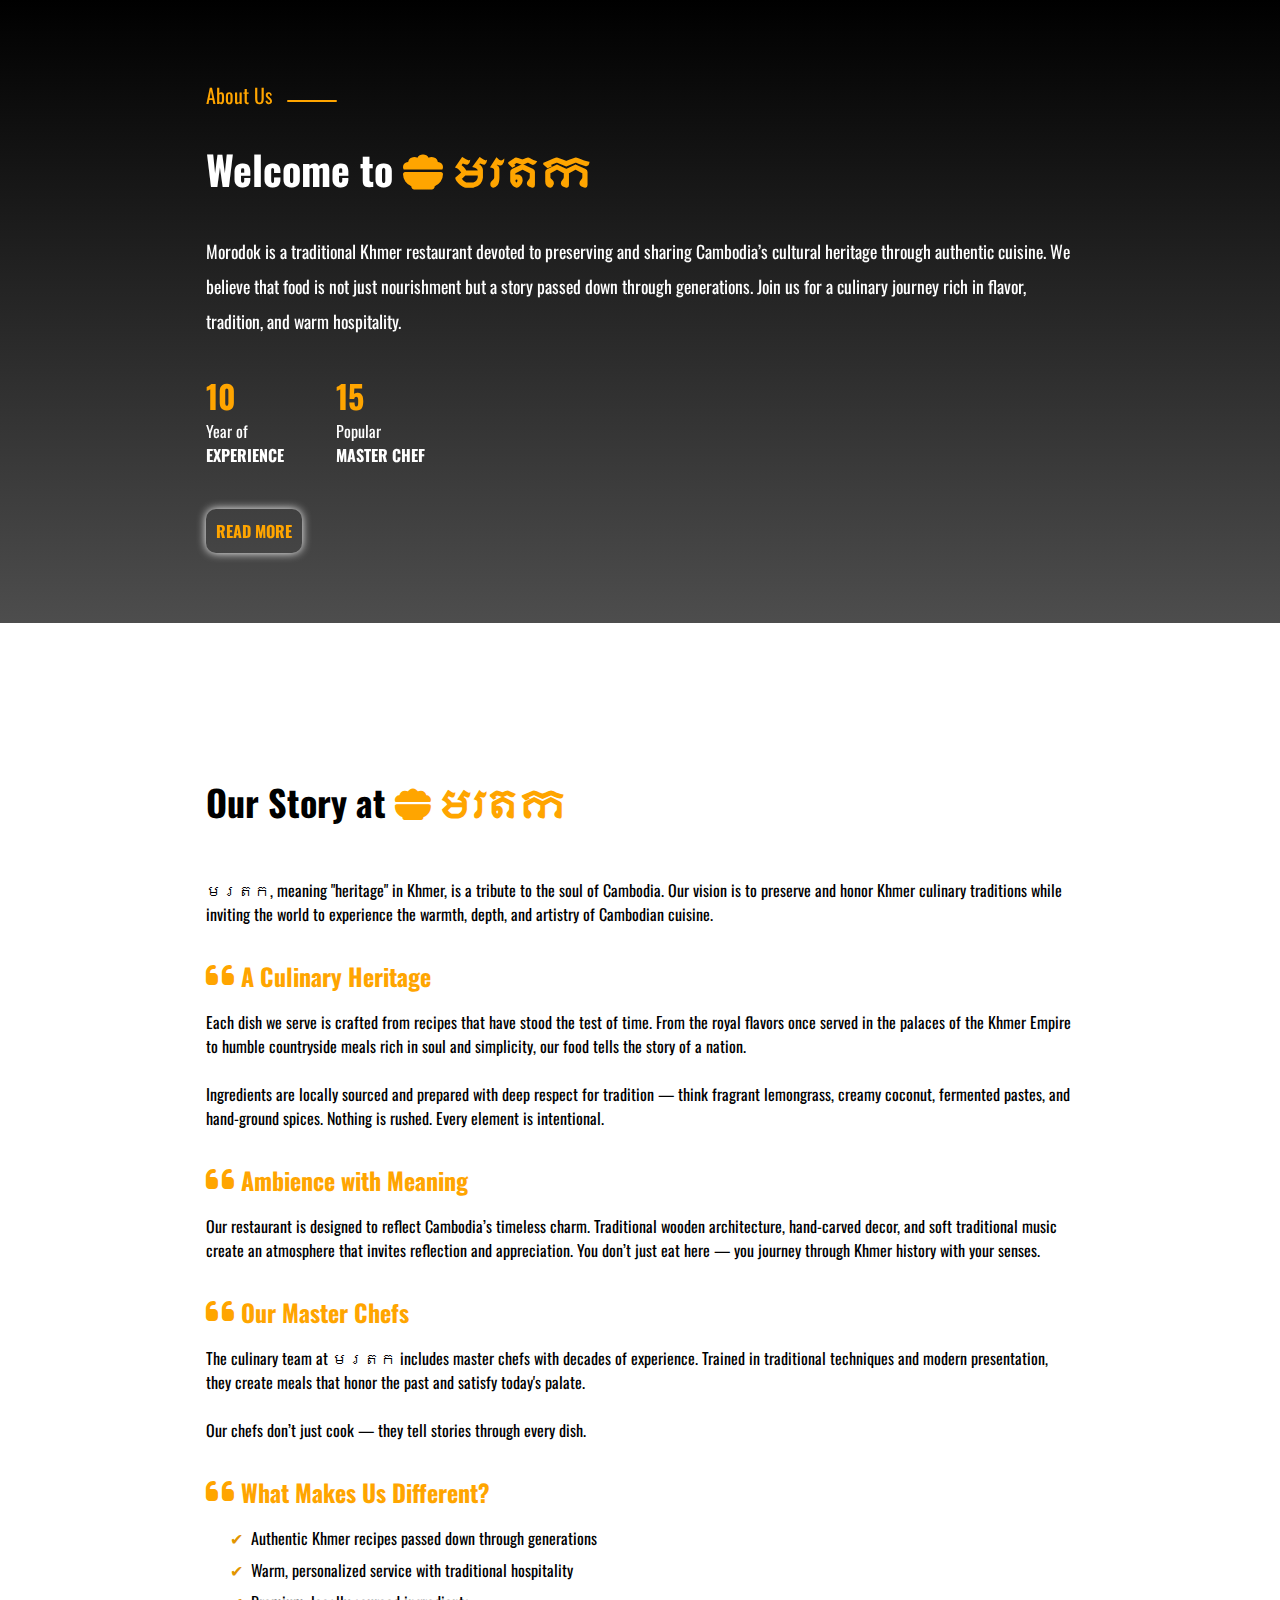
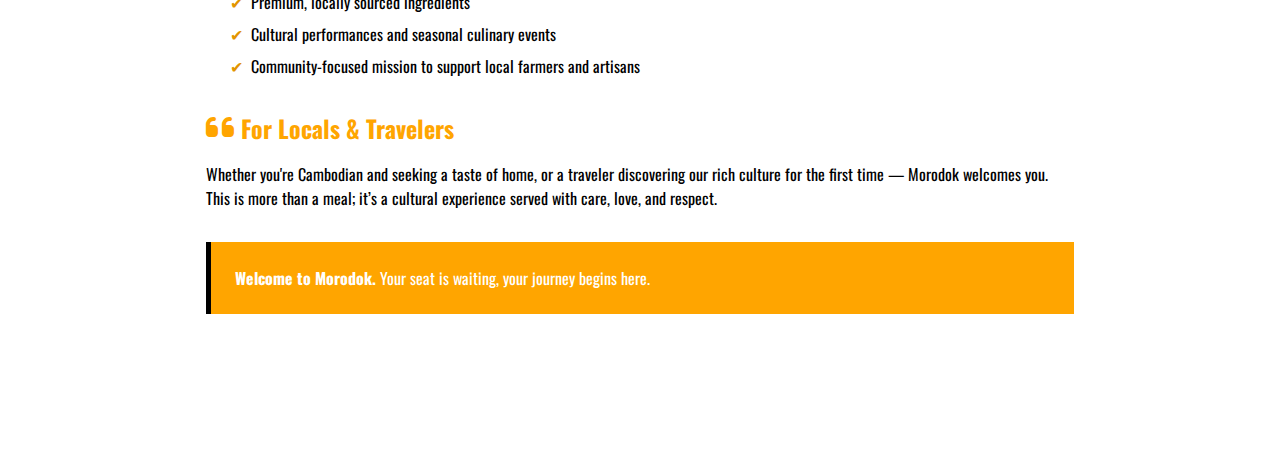
<file: history.html>
<!DOCTYPE html>
<html lang="en">

<head>
  <meta charset="UTF-8" />
  <meta name="viewport" content="width=device-width, initial-scale=1.0" />
  <title>មរតក - Story</title>
  <link href='https://unpkg.com/boxicons@2.1.4/css/boxicons.min.css' rel='stylesheet'>
  <link rel="shortcut icon" href="assets/icons/bowl-food-solid-full.svg" type="image/x-icon">
  <link rel="stylesheet" href="assets/css/history.css">
  <link rel="stylesheet" href="https://cdnjs.cloudflare.com/ajax/libs/font-awesome/6.5.0/css/all.min.css">
  <link rel="stylesheet" href="https://unpkg.com/aos@2.3.4/dist/aos.css" />
</head>

<body>
  <section class="container" data-aos="fade-left" data-aos-duration="1000">
    <span class="blog_about">About Us</span>
    <h2 class="title">
      Welcome to <i class="fa-solid fa-bowl-food"></i> <span class="restaurant_name">មរតក</span>
    </h2>
    <p class="description">
      Morodok is a traditional Khmer restaurant devoted to preserving and sharing Cambodia’s cultural heritage through
      authentic cuisine. We believe that food is not just nourishment but a story passed down through generations. Join
      us for a culinary journey rich in flavor, tradition, and warm hospitality.
    </p>

    <div class="row">
      <div class="experience">
        <div class="number_count" id="experience">10</div>
        <div class="letter">
          <span>Year of</span>
          <h5>EXPERIENCE</h5>
        </div>
      </div>
      <div class="popular_chef">
        <div class="number_count" id="popular_chef">15</div>
        <div class="letter">
          <span>Popular</span>
          <h5>MASTER CHEF</h5>
        </div>
      </div>
    </div>

    <div class="link_read_more">
      <a href="#about-full">READ MORE</a>
    </div>
  </section>

  <section id="about-full" class="about_full_section" data-aos="fade-up" data-aos-duration="1200">
    <div class="container">
      <h2 class="section_title">Our Story at <i class="fa-solid fa-bowl-food"></i> <span
          class="restaurant_name">មរតក</span></h2>

      <p>
        មរតក, meaning "heritage" in Khmer, is a tribute to the soul of Cambodia. Our vision is to preserve and honor
        Khmer culinary traditions while inviting the world to experience the warmth, depth, and artistry of Cambodian
        cuisine.
      </p>

      <h3 class="sub_title"><i class="fa-solid fa-quote-left"></i> A Culinary Heritage</h3>
      <p>
        Each dish we serve is crafted from recipes that have stood the test of time. From the royal flavors once served
        in the palaces of the Khmer Empire to humble countryside meals rich in soul and simplicity, our food tells the
        story of a nation.
        <br><br>
        Ingredients are locally sourced and prepared with deep respect for tradition — think fragrant lemongrass, creamy
        coconut, fermented pastes, and hand-ground spices. Nothing is rushed. Every element is intentional.
      </p>

      <h3 class="sub_title"><i class="fa-solid fa-quote-left"></i> Ambience with Meaning</h3>
      <p>
        Our restaurant is designed to reflect Cambodia’s timeless charm. Traditional wooden architecture, hand-carved
        decor, and soft traditional music create an atmosphere that invites reflection and appreciation. You don’t just
        eat here — you journey through Khmer history with your senses.
      </p>

      <h3 class="sub_title"><i class="fa-solid fa-quote-left"></i> Our Master Chefs</h3>
      <p>
        The culinary team at មរតក includes master chefs with decades of experience. Trained in traditional techniques
        and modern presentation, they create meals that honor the past and satisfy today's palate.
        <br><br>
        Our chefs don’t just cook — they tell stories through every dish.
      </p>

      <h3 class="sub_title"><i class="fa-solid fa-quote-left"></i> What Makes Us Different?</h3>
      <ul class="about_list">
        <li>Authentic Khmer recipes passed down through generations</li>
        <li>Warm, personalized service with traditional hospitality</li>
        <li>Premium, locally sourced ingredients</li>
        <li>Cultural performances and seasonal culinary events</li>
        <li>Community-focused mission to support local farmers and artisans</li>
      </ul>

      <h3 class="sub_title"><i class="fa-solid fa-quote-left"></i> For Locals & Travelers</h3>
      <p>
        Whether you're Cambodian and seeking a taste of home, or a traveler discovering our rich culture for the first
        time — Morodok welcomes you. This is more than a meal; it’s a cultural experience served with care, love, and
        respect.
      </p>

      <div class="about_footer_note">
        <strong>Welcome to Morodok.</strong> Your seat is waiting, your journey begins here.
      </div>
    </div>
  </section>

</body>
<script src="https://unpkg.com/aos@2.3.4/dist/aos.js"></script>
<script>
  AOS.init();
  // Smooth scroll
  document.querySelectorAll('a[href^="#"]').forEach(anchor => {
    anchor.addEventListener('click', function (e) {
      e.preventDefault();
      const target = document.querySelector(this.getAttribute('href'));
      if (target) {
        target.scrollIntoView({
          behavior: 'smooth',
          block: 'start'
        });
      }
    });
  });
</script>

</html>
</file>
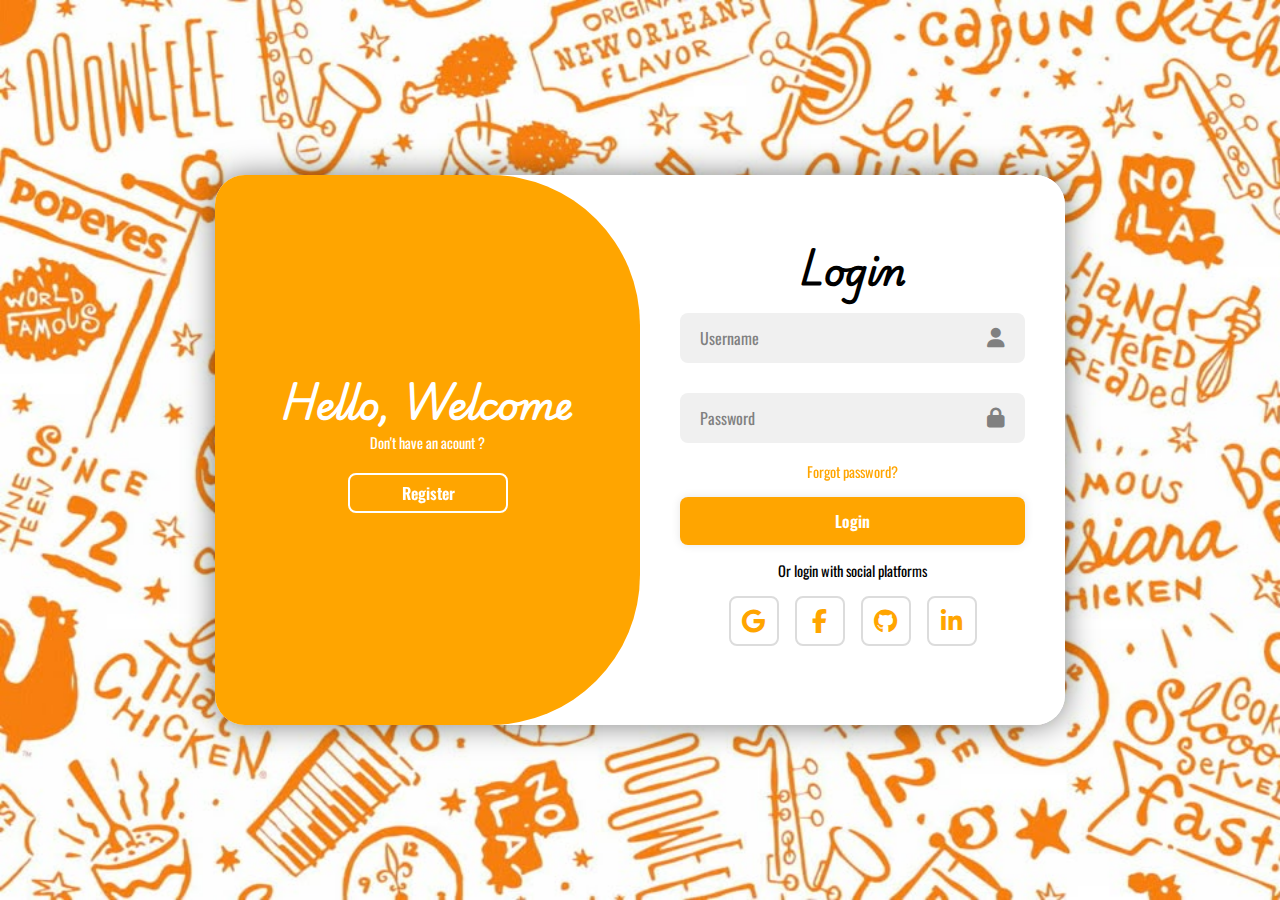
<file: login.html>
<!DOCTYPE html>
<html lang="en">

<head>
    <meta charset="UTF-8">
    <meta name="viewport" content="width=device-width, initial-scale=1.0">
    <title>មរតក - Login</title>
    <link href='https://unpkg.com/boxicons@2.1.4/css/boxicons.min.css' rel='stylesheet'>
    <link rel="stylesheet" href="assets/css/login.css">
    <link rel="stylesheet" href="https://cdnjs.cloudflare.com/ajax/libs/font-awesome/6.6.0/css/all.min.css">
    <link rel="shortcut icon" href="assets/icons/bowl-food-solid-full.svg" type="image/x-icon">
</head>

<body>
    <div class="container">
        <div class="form-box login">
            <form action="">
                <h1>Login</h1>
                <div class="input-box">
                    <input type="text" placeholder="Username" >
                    <i class="fa-solid fa-user"></i>
                </div>
                <div class="input-box">
                    <input type="password" placeholder="Password" >
                    <i class="fa-solid fa-lock"></i>
                </div>
                <div class="forgot-link">
                    <a href="#">Forgot password?</a>
                </div>
                <button type="submit" class="btn"><a href="index.html">Login</a></button>
                <p>Or login with social platforms</p>
                <div class="social-icons">
                    <ul>
                        <li><a href="#"><i class="fa-brands fa-google"></i></a></li>
                        <li><a href="#"><i class="fa-brands fa-facebook-f"></i></a></li>
                        <li><a href="#"><i class="fa-brands fa-github"></i></a></li>
                        <li><a href="#"><i class="fa-brands fa-linkedin-in"></i></a></li>
                    </ul>
                </div>
            </form>
        </div>
        <div class="form-box register">
            <form action="">
                <h1>Register</h1>
                <div class="input-box">
                    <input type="text" placeholder="Username" >
                    <i class="fa-solid fa-user"></i>
                </div>
                <div class="input-box">
                    <input type="text" placeholder="Email" >
                    <i class="fa-solid fa-envelope"></i>
                </div>
                <div class="input-box">
                    <input type="password" placeholder="Password" >
                    <i class="fa-solid fa-lock"></i>
                </div>
                <div class="forgot-link">
                    <a href="#">Forgot password?</a>
                </div>
                <button type="submit" class="btn"><a href="index.html">Register</a></button>
                <p>Or register with social platforms</p>
                <div class="social-icons">
                    <ul>
                        <li><a href="#"><i class="fa-brands fa-google"></i></a></li>
                        <li><a href="#"><i class="fa-brands fa-facebook-f"></i></a></li>
                        <li><a href="#"><i class="fa-brands fa-github"></i></a></li>
                        <li><a href="#"><i class="fa-brands fa-linkedin-in"></i></a></li>
                    </ul>
                </div>
            </form>
        </div>
        <div class="toggle-box">
            <div class="toggle-panel toggle-left">
                <h1>Hello, Welcome</h1>
                <p>Don't have an acount ?</p>
                <button class="btn register-btn">Register</button>
            </div>
            <div class="toggle-panel toggle-right">
                <h1>Welcome back</h1>
                <p>Already have an account?</p>
                <button class="btn login-btn">Login</button>
            </div>
        </div>
    </div>
    <script>
        // ================ click login =======================
        const container = document.querySelector('.container');
        const registerBtn = document.querySelector('.register-btn');
        const loginBtn = document.querySelector('.login-btn');

        registerBtn.addEventListener('click', () => {
            container.classList.add('active');
        });

        loginBtn.addEventListener('click', () => {
            container.classList.remove('active');
        });
    </script>
</body>

</html>
</file>
<file: assets/css/history.css>
* {
    padding: 0;
    margin: 0;
    box-sizing: border-box;
}
@font-face {
    font-family: bokor;
    src: url(../font/Bokor/Bokor-Regular.ttf);
}

@font-face {
    font-family: moulpali;
    src: url(../font/Moulpali/Moulpali-Regular.ttf);
}

@font-face {
    font-family: oswald;
    src: url(../font/Oswald/Oswald-VariableFont_wght.ttf);
}

@font-face {
    font-family: playwright_au_qLD;
    src: url(../font/Playwrite_AU_QLD/PlaywriteAUQLD-VariableFont_wght.ttf);
}
body::selection {
    color: rgb(255, 255, 255);
    background-color: rgb(255, 205, 112);
}
body {
    background:linear-gradient(to bottom, black, white);
    overflow: hidden;
}

.container {
    max-width: 900px;
    margin: auto;
    padding: 5rem 1rem;
}
.blog_about{
    color: orange;
    font-family: oswald;
    font-size: 20px;
    position: relative;
}
.blog_about::after {
    content: "";
    position: absolute;
    width: 50px;
    height: 2px;
    background-color: orange;
    align-content: center;
    top: 20px;
    margin-left: 15px;
    border-radius: 5px;
}
.title {
    font-size: 2rem;
    font-weight: bold;
    margin-bottom: 1rem;
    color: white;
    font-family: oswald;
    margin-top: 20px;
    font-size: 40px;
}
.title span{
    color: orange;
    font-family: moulpali;
}
.title i{
    color: orange;
}

.description {
    font-size: 1.1rem;
    line-height: 2;
    margin-bottom: 2rem;
    color: white;
    font-family: oswald;
}

.experience,
.popular_chef {
    display: inline-block;
    margin-right: 3rem;
    margin-bottom: 2rem;
    font-family: oswald;
}

.number_count {
    font-size: 2rem;
    font-weight: bold;
    color: orange;
}
.letter span{
    color: white;
}
.letter h5 {
    margin: 0;
    font-size: 1rem;
    color: white;
}
.link_read_more{
    margin-top: 20px;
}

.link_read_more a {
    text-decoration: none;
    font-weight: bold;
    color: orange;
    position: relative;
    font-family: oswald;
    box-shadow: 0 0 10px rgb(255, 255, 255);
    border-radius: 10px;
    padding: 10px;
    transition: 0.5s;
}
.link_read_more a:hover{
    background-color: white;
}

/* Full About Section */
.about_full_section {
    background-color: #fff;
    padding: 4rem 1rem;
}

.section_title {
    font-size: 2.25rem;
    font-weight: bold;
    margin-bottom: 2rem;
    font-family: oswald;
}
.section_title i{
    color: orange;
}
.section_title span{
    font-family: moulpali;
    color: orange;
}
.sub_title {
    font-size: 1.5rem;
    margin-top: 2rem;
    margin-bottom: 1rem;
    color: orange;
    font-family: oswald;
}
.sub_title i{
    font-size: 2rem;
}
.about_full_section p{
    font-family: oswald;
}

.about_list {
    padding-left: 1.5rem;
    font-family: oswald;
}

.about_list li {
    margin-bottom: 0.5rem;
    list-style-type: none;
}

.about_list li::before {
    content: "✔";
    color: #e29500;
    margin-right: 0.5rem;
}

.about_footer_note {
    margin-top: 2rem;
    padding: 1.5rem;
    background-color: #fdf3e7;
    border-left: 5px solid black;
    color: white;
    background-color: orange;
    font-family: oswald;
}
</file>
<file: assets/css/login.css>
* {
  margin: 0;
  padding: 0;
  box-sizing: border-box;
}

@font-face {
  font-family: laywrite_aU_qLD;
  src: url(../font/Playwrite_AU_QLD/PlaywriteAUQLD-VariableFont_wght.ttf);
}

@font-face {
  font-family: oswald;
  src: url(../font/Oswald/Oswald-VariableFont_wght.ttf);
}
body::selection {
    color: rgb(255, 255, 255);
    background-color: rgb(255, 205, 112);
}
body {
    display: flex;
    justify-content: center;
    align-items: center;
    min-height: 100vh;
    /* background: white; */
    background: url(../images/login/bg.jpg);
    background-size: cover;
    background-repeat: no-repeat;
    font-family: oswald;
}

.container {
    position: relative;
    width: 850px;
    height: 550px;
    border-radius: 30px;
    box-shadow: 0 0 30px rgba(0, 0, 0, .5);
    margin: 20px;
    overflow: hidden;
    background: white;
}

.form-box {
    position: absolute;
    right: 0;
    width: 50%;
    height: 100%;
    background: white;
    display: flex;
    align-items: center;
    color: black;
    text-align: center;
    padding: 40px;
    z-index: 1;
    transition: 0.6s ease-in-out 1.2s, visibility 0s 1s;
}

.container.active .form-box {
    right: 50%;
}

.form-box.register {
    visibility: hidden;
}

.container.active .form-box.register {
    visibility: visible;
}

form {
    width: 100%;
}

.container h1 {
    font-size: 36px;
    margin: -20px 0;
    font-family: laywrite_aU_qLD;
}

.input-box {
    position: relative;
    margin: 30px 0;
}

.input-box input {
    width: 100%;
    padding: 13px 50px 13px 20px;
    background: rgb(240, 240, 240);
    border-radius: 8px;
    border: none;
    outline: none;
    font-size: 16px;
    font-family: oswald;
    color: black;
    font-weight: 500;
}

.input-box input::placeholder {
    color: gray;
    font-weight: 400;
    font-family: oswald;
}

.input-box i {
    position: absolute;
    right: 20px;
    top: 50%;
    transform: translateY(-50%);
    font-size: 20px;
    color: gray;
}

.forgot-link {
    margin: -15px 0 15px;
}

.forgot-link a {
    font-size: 14.5px;
    color: orange;
    text-decoration: none;
    transition: color 0.4s ease-in-out;
    font-family: oswald;
  }
  /* Underline From Center */
  .forgot-link a {
    display: inline-block;
    vertical-align: middle;
    -webkit-transform: perspective(1px) translateZ(0);
  transform: perspective(1px) translateZ(0);
  box-shadow: 0 0 1px rgba(0, 0, 0, 0);
  position: relative;
  overflow: hidden;
}
.forgot-link a:before {
  content: "";
  position: absolute;
  z-index: -1;
  left: 51%;
  right: 51%;
  bottom: 0;
  background: orange;
  height: 2px;
  -webkit-transition-property: left, right;
  transition-property: left, right;
  -webkit-transition-duration: 0.3s;
  transition-duration: 0.3s;
  -webkit-transition-timing-function: ease-out;
  transition-timing-function: ease-out;
}
.forgot-link a:hover:before, .forgot-link a:focus:before, .forgot-link a:active:before {
  left: 0;
  right: 0;
}

.btn {
  width: 100%;
  height: 48px;
  border-radius: 8px;
  box-shadow: 0 0 10px rgba(0, 0, 0, 0.1);
  border: none;
  cursor: pointer;
  font-size: 16px;
  color: white;
  background:orange;
  font-weight: 600;
  font-family: oswald;
  transition: 0.4s ease-in-out;
}
.btn:hover {
  background: #ff7f17;
}
.btn a{
  color: white;
  text-decoration: none;
}
.container p {
  font-size: 14.5px;
  margin: 15px 0;
  font-family: oswald;
}

.social-icons ul {
    list-style-type: none;
    display: flex;
    justify-content: center;
}

.social-icons a {
    font-family: oswald;
    width: 50px;
    height: 50px;
    display: flex;
    justify-content: center;
    align-items: center;
    display: inline-flex;
    padding: 10px;
    border-radius: 8px;
    color:orange;
    text-decoration: none;
    font-size: 24px;
    margin: 0 8px;
    border: 2px solid gainsboro;
    transition: 0.4s ease-in-out;
}
.social-icons a:hover {
    background: orange;
    color: white;
    border-radius: 50%;
}

.toggle-box {
    position: absolute;
    width: 100%;
    height: 100%;
}

.toggle-box::before {
    content: '';
    position: absolute;
    left: -250%;
    width: 300%;
    height: 100%;
    background:orange;
    transition: 1.8s ease-in-out;
    border-radius: 30px;
    z-index: 2;
    border-radius: 150px;
}

.container.active .toggle-box::before {
    left: 50%;
}

.toggle-panel {
    position: absolute;
    width: 50%;
    height: 100%;
    color: white;
    display: flex;
    justify-content: center;
    align-items: center;
    flex-direction: column;
    z-index: 2;
    transition: 0.6s ease-in-out;
}

.toggle-panel.toggle-left {
    left: 0;
    transition-delay: 1.2s;
}

.container.active .toggle-panel.toggle-left {
    left: -50%;
    transition-delay: 0.6s;
}

.toggle-panel.toggle-right {
    right: -50%;
    transition-delay: 0.6s;
}

.container.active .toggle-panel.toggle-right {
    right: 0;
    transition-delay: 1.2s;
}

.toggle-panel p {
    margin-bottom: 20px;
}

.toggle-panel .btn {
    width: 160px;
    height: 40px;
    background: transparent;
    border: 2px solid white;
    box-shadow: none;
}
/* Sweep To Right */
.toggle-panel .btn {
  display: inline-block;
  vertical-align: middle;
  -webkit-transform: perspective(1px) translateZ(0);
  transform: perspective(1px) translateZ(0);
  box-shadow: 0 0 1px rgba(0, 0, 0, 0);
  position: relative;
  -webkit-transition-property: color;
  transition-property: color;
  -webkit-transition-duration: 0.4s;
  transition-duration: 0.4s;
}
.toggle-panel .btn:before {
  content: "";
  position: absolute;
  z-index: -1;
  top: 0;
  left: 0;
  right: 0;
  bottom: 0;
  border-radius: 5px;
  background: white;
  -webkit-transform: scaleX(0);
  transform: scaleX(0);
  -webkit-transform-origin: 0 50%;
  transform-origin: 0 50%;
  -webkit-transition-property: transform;
  transition-property: transform;
  -webkit-transition-duration: 0.4s;
  transition-duration: 0.4s;
  -webkit-transition-timing-function: ease-out;
  transition-timing-function: ease-out;
}
.toggle-panel .btn:hover, .toggle-panel .btn:focus, .toggle-panel .btn:active {
  color: white;
  color:orange;
}
.toggle-panel .btn:hover:before, .toggle-panel .btn:focus:before, .toggle-panel .btn:active:before {
  -webkit-transform: scaleX(1);
  transform: scaleX(1);
}
@media screen and (max-width: 650px) {
    .container {
        height: calc(100vh - 40px);
    }

    .form-box {
        bottom: 0;
        width: 100%;
        height: 70%;
    }
    .container.active .form-box.login {
        right: 0;
        bottom: 30%;
    }
    .container.active .form-box.form-box.register {
        right: 0;
        bottom: 30%;
    }
    .toggle-box::before {
        left: 0;
        width: 100%;
        height: 300%;
        top: -270%;
        border-radius: 20vw;
    }
    .container.active .toggle-box::before {
        left: 0;
        top: 70%;
    }
    .toggle-panel{
        width: 100%;
        height: 30%;
    }
    .toggle-panel.toggle-left  {
        top: 0;
    }
    .container.active .toggle-panel.toggle-left {
        top: -30%;
        left: 0;
    }
    .toggle-panel.toggle-right {
        bottom: -30%;
        right: 0;
    }
    .container.active .toggle-panel.toggle-right {
        bottom: 0;
    }
}
@media screen and (max-width: 400px) {
    .form-box {
        padding: 20px;
    }
    .toggle-panel h1 {
        font-size: 30px;
    }
}
</file>
